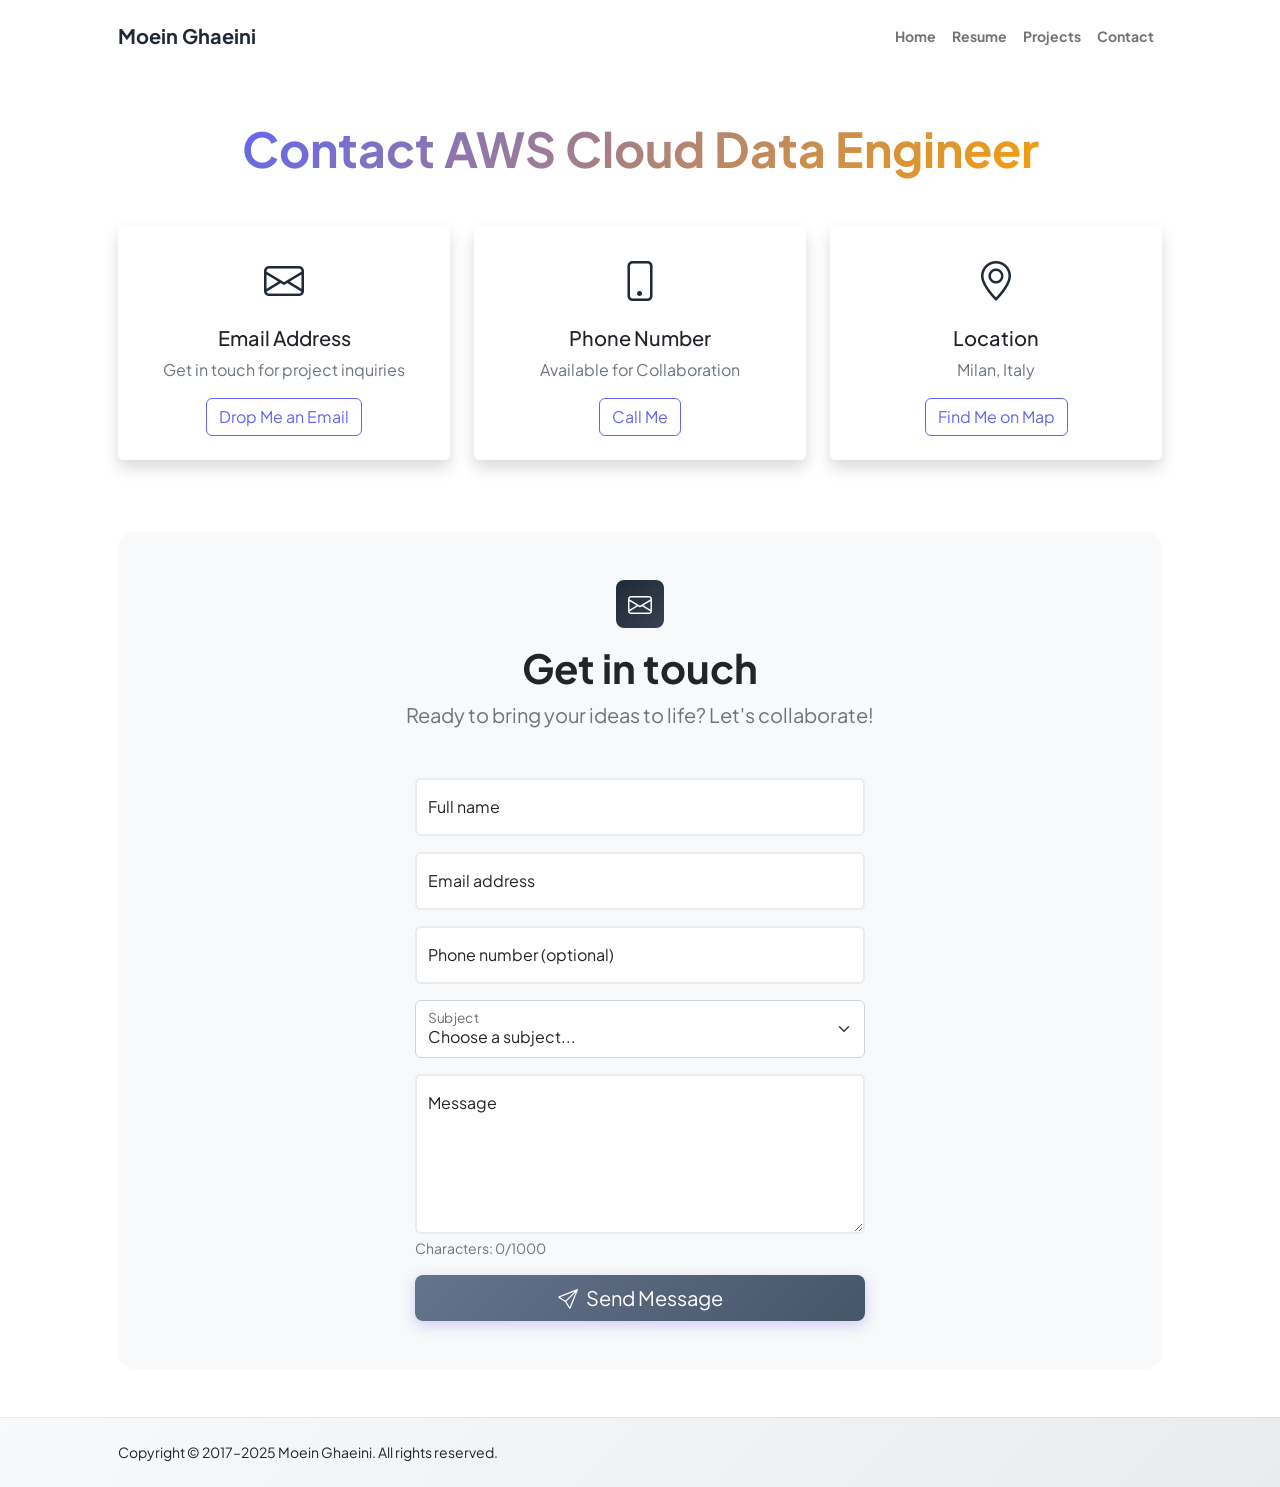
<file: contact.html>
<!DOCTYPE html>
<html lang="en">
    <head>
        <meta charset="utf-8" />
        <meta name="viewport" content="width=device-width, initial-scale=1, shrink-to-fit=no" />
        <meta name="description" content="Get in touch with Moein Ghaeini - Full Stack Developer. Ready to discuss your next project or collaboration opportunity." />
        <meta name="author" content="Moein Ghaeini" />
        <title>Contact - Moein Ghaeini</title>
        <!-- Favicon-->
        <link rel="icon" type="image/x-icon" href="assets/favicon.ico" />
        <!-- Custom Google font with performance optimization-->
        <link rel="preconnect" href="https://fonts.googleapis.com" />
        <link rel="preconnect" href="https://fonts.gstatic.com" crossorigin />
        <link href="https://fonts.googleapis.com/css2?family=Plus+Jakarta+Sans:wght@100;200;300;400;500;600;700;800;900&amp;display=swap" rel="stylesheet" />
        <!-- Preload critical resources -->
        <link rel="preload" href="css/styles.css" as="style" />
        <link rel="preload" href="js/scripts.js" as="script" />
        <!-- Bootstrap icons-->
        <link href="https://cdn.jsdelivr.net/npm/bootstrap-icons@1.8.1/font/bootstrap-icons.css" rel="stylesheet" />
        <!-- Core theme CSS (includes Bootstrap)-->
        <link href="css/styles.css" rel="stylesheet" />
    </head>
    <body class="d-flex flex-column">
        <!-- Skip to main content link for accessibility -->
        <a href="#main-content" class="skip-link">Skip to main content</a>
        <main class="flex-shrink-0" id="main-content">
            <!-- Navigation-->
            <nav class="navbar navbar-expand-lg navbar-light bg-white py-3" role="navigation" aria-label="Main navigation">
                <div class="container px-5">
                    <a class="navbar-brand" href="index.html" aria-label="Moein Ghaeini - Home"><span class="fw-bolder text-primary">Moein Ghaeini</span></a>
                    <button class="navbar-toggler" type="button" data-bs-toggle="collapse" data-bs-target="#navbarSupportedContent" aria-controls="navbarSupportedContent" aria-expanded="false" aria-label="Toggle navigation menu"><span class="navbar-toggler-icon"></span></button>
                    <div class="collapse navbar-collapse" id="navbarSupportedContent">
                        <ul class="navbar-nav ms-auto mb-2 mb-lg-0 small fw-bolder" role="menubar">
                            <li class="nav-item" role="none"><a class="nav-link" href="index.html" role="menuitem">Home</a></li>
                            <li class="nav-item" role="none"><a class="nav-link" href="resume.html" role="menuitem">Resume</a></li>
                            <li class="nav-item" role="none"><a class="nav-link" href="projects.html" role="menuitem">Projects</a></li>
                            <li class="nav-item" role="none"><a class="nav-link" href="contact.html" role="menuitem" aria-current="page">Contact</a></li>
                        </ul>
                    </div>
                </div>
            </nav>
            <!-- Page content-->
            <section class="py-5">
                <div class="container px-5">
                    <div class="text-center mb-5">
                        <h1 class="display-5 fw-bolder mb-0"><span class="text-gradient d-inline">Contact AWS Cloud Data Engineer</span></h1>
                    </div>
                    <!-- Contact Info Cards -->
                    <div class="row mb-5">
                        <div class="col-lg-4 mb-4">
                            <div class="contact-card card h-100 border-0 shadow text-center">
                                <div class="card-body p-4">
                                    <div class="contact-icon mb-3">
                                        <i class="bi bi-envelope text-primary" style="font-size: 2.5rem;"></i>
                                    </div>
                                    <h5>Email Address</h5>
                                    <p class="text-muted">Get in touch for project inquiries</p>
                                    <a href="mailto:moeinghaeini@gmail.com" class="btn btn-outline-primary">Drop Me an Email</a>
                                </div>
                            </div>
                        </div>
                        <div class="col-lg-4 mb-4">
                            <div class="contact-card card h-100 border-0 shadow text-center">
                                <div class="card-body p-4">
                                    <div class="contact-icon mb-3">
                                        <i class="bi bi-phone text-primary" style="font-size: 2.5rem;"></i>
                                    </div>
                                    <h5>Phone Number</h5>
                                    <p class="text-muted">Available for Collaboration</p>
                                    <a href="tel:+393516600886" class="btn btn-outline-primary">Call Me</a>
                                </div>
                            </div>
                        </div>
                        <div class="col-lg-4 mb-4">
                            <div class="contact-card card h-100 border-0 shadow text-center">
                                <div class="card-body p-4">
                                    <div class="contact-icon mb-3">
                                        <i class="bi bi-geo-alt text-primary" style="font-size: 2.5rem;"></i>
                                    </div>
                                    <h5>Location</h5>
                                    <p class="text-muted">Milan, Italy</p>
                                    <a href="https://maps.google.com/?q=Via+Celoria+18,+20133+Milan,+Italy" target="_blank" rel="noopener noreferrer" class="btn btn-outline-primary">Find Me on Map</a>
                                </div>
                            </div>
                        </div>
                    </div>
                    
                    <!-- Contact form-->
                    <div class="bg-light rounded-4 py-5 px-4 px-md-5">
                        <div class="text-center mb-5">
                            <div class="feature bg-primary bg-gradient-primary-to-secondary text-white rounded-3 mb-3"><i class="bi bi-envelope"></i></div>
                            <h1 class="fw-bolder">Get in touch</h1>
                            <p class="lead fw-normal text-muted mb-0">Ready to bring your ideas to life? Let's collaborate!</p>
                        </div>
                        <div class="row gx-5 justify-content-center">
                            <div class="col-lg-8 col-xl-6">
                                <!-- Enhanced Contact Form with Validation -->
                                <form id="contactForm" class="needs-validation" novalidate>
                                    <!-- Name input-->
                                    <div class="form-floating mb-3">
                                        <input class="form-control" id="name" name="name" type="text" placeholder="Enter your name..." required minlength="2" maxlength="50" />
                                        <label for="name">Full name</label>
                                        <div class="invalid-feedback">Please provide a valid name (2-50 characters).</div>
                                        <div class="valid-feedback">Looks good!</div>
                                    </div>
                                    <!-- Email address input-->
                                    <div class="form-floating mb-3">
                                        <input class="form-control" id="email" name="email" type="email" placeholder="name@example.com" required />
                                        <label for="email">Email address</label>
                                        <div class="invalid-feedback">Please provide a valid email address.</div>
                                        <div class="valid-feedback">Looks good!</div>
                                    </div>
                                    <!-- Phone number input-->
                                    <div class="form-floating mb-3">
                                        <input class="form-control" id="phone" name="phone" type="tel" placeholder="(123) 456-7890" pattern="[0-9+\-\s\(\)]+" />
                                        <label for="phone">Phone number (optional)</label>
                                        <div class="invalid-feedback">Please provide a valid phone number.</div>
                                        <div class="valid-feedback">Looks good!</div>
                                    </div>
                                    <!-- Subject input-->
                                    <div class="form-floating mb-3">
                                        <select class="form-select" id="subject" name="subject" required>
                                            <option value="">Choose a subject...</option>
                                            <option value="project-inquiry">Project Inquiry</option>
                                            <option value="collaboration">Collaboration</option>
                                            <option value="job-opportunity">Job Opportunity</option>
                                            <option value="consultation">Consultation</option>
                                            <option value="other">Other</option>
                                        </select>
                                        <label for="subject">Subject</label>
                                        <div class="invalid-feedback">Please select a subject.</div>
                                        <div class="valid-feedback">Looks good!</div>
                                    </div>
                                    <!-- Message input-->
                                    <div class="form-floating mb-3">
                                        <textarea class="form-control" id="message" name="message" placeholder="Enter your message here..." style="height: 10rem" required minlength="10" maxlength="1000"></textarea>
                                        <label for="message">Message</label>
                                        <div class="invalid-feedback">Please provide a message (10-1000 characters).</div>
                                        <div class="valid-feedback">Looks good!</div>
                                        <div class="form-text">Characters: <span id="charCount">0</span>/1000</div>
                                    </div>
                                    <!-- Loading State -->
                                    <div class="d-none" id="loadingState">
                                        <div class="text-center mb-3">
                                            <div class="spinner-border text-primary" role="status">
                                                <span class="visually-hidden">Sending...</span>
                                            </div>
                                            <div class="mt-2">Sending your message...</div>
                                        </div>
                                    </div>
                                    
                                    <!-- Submit success message-->
                                    <div class="d-none" id="submitSuccessMessage">
                                        <div class="alert alert-success text-center mb-3">
                                            <i class="bi bi-check-circle-fill me-2"></i>
                                            <strong>Message sent successfully!</strong>
                                            <div class="mt-2">Thank you for reaching out. I'll get back to you within 24 hours.</div>
                                        </div>
                                    </div>
                                    
                                    <!-- Submit error message-->
                                    <div class="d-none" id="submitErrorMessage">
                                        <div class="alert alert-danger text-center mb-3">
                                            <i class="bi bi-exclamation-triangle-fill me-2"></i>
                                            <strong>Error sending message!</strong>
                                            <div class="mt-2">Please try again or contact me directly at <a href="mailto:moeinghaeini@gmail.com">moeinghaeini@gmail.com</a></div>
                                        </div>
                                    </div>
                                    
                                    <!-- Submit Button-->
                                    <div class="d-grid">
                                        <button class="btn btn-primary btn-lg" id="submitButton" type="submit">
                                            <span class="btn-text">
                                                <i class="bi bi-send me-2"></i>Send Message
                                            </span>
                                            <span class="btn-loading d-none">
                                                <span class="spinner-border spinner-border-sm me-2" role="status"></span>
                                                Sending...
                                            </span>
                                        </button>
                                    </div>
                                </form>
                            </div>
                        </div>
                    </div>
                </div>
            </section>
        </main>
        <!-- Footer-->
        <footer class="bg-white py-4 mt-auto">
            <div class="container px-5">
                <div class="row align-items-center justify-content-between flex-column flex-sm-row">
                    <div class="col-auto"><div class="small m-0">Copyright © 2017–2025 Moein Ghaeini. All rights reserved.</div></div>
                </div>
            </div>
        </footer>
        <!-- Bootstrap core JS-->
        <script src="https://cdn.jsdelivr.net/npm/bootstrap@5.2.3/dist/js/bootstrap.bundle.min.js"></script>
        <!-- Core theme JS-->
        <script src="js/scripts.js"></script>
        <!-- Enhanced Contact Form JS-->
        <script>
            // Enhanced Contact Form Functionality
            document.addEventListener('DOMContentLoaded', function() {
                const form = document.getElementById('contactForm');
                const submitButton = document.getElementById('submitButton');
                const btnText = submitButton.querySelector('.btn-text');
                const btnLoading = submitButton.querySelector('.btn-loading');
                const charCount = document.getElementById('charCount');
                const messageTextarea = document.getElementById('message');
                
                // Character counter for message
                messageTextarea.addEventListener('input', function() {
                    const count = this.value.length;
                    charCount.textContent = count;
                    
                    if (count > 800) {
                        charCount.parentElement.classList.add('text-warning');
                    } else if (count > 900) {
                        charCount.parentElement.classList.add('text-danger');
                    } else {
                        charCount.parentElement.classList.remove('text-warning', 'text-danger');
                    }
                });
                
                // Real-time validation
                const inputs = form.querySelectorAll('input, select, textarea');
                inputs.forEach(input => {
                    input.addEventListener('blur', function() {
                        validateField(this);
                    });
                    
                    input.addEventListener('input', function() {
                        if (this.classList.contains('is-invalid')) {
                            validateField(this);
                        }
                    });
                });
                
                function validateField(field) {
                    const isValid = field.checkValidity();
                    field.classList.toggle('is-valid', isValid);
                    field.classList.toggle('is-invalid', !isValid);
                    return isValid;
                }
                
                // Form submission
                form.addEventListener('submit', async function(e) {
                    e.preventDefault();
                    
                    // Validate all fields
                    let isFormValid = true;
                    inputs.forEach(input => {
                        if (!validateField(input)) {
                            isFormValid = false;
                        }
                    });
                    
                    if (!isFormValid) {
                        showNotification('Please fill in all required fields correctly.', 'error');
                        return;
                    }
                    
                    // Show loading state
                    showLoadingState();
                    
                    try {
                        // Simulate form submission (replace with actual backend integration)
                        const formData = new FormData(form);
                        const data = Object.fromEntries(formData);
                        
                        // Here you would typically send to your backend
                        // const response = await fetch('/api/contact', {
                        //     method: 'POST',
                        //     headers: { 'Content-Type': 'application/json' },
                        //     body: JSON.stringify(data)
                        // });
                        
                        // Simulate API call
                        await new Promise(resolve => setTimeout(resolve, 2000));
                        
                        // Show success
                        showSuccessState();
                        form.reset();
                        inputs.forEach(input => {
                            input.classList.remove('is-valid', 'is-invalid');
                        });
                        charCount.textContent = '0';
                        charCount.parentElement.classList.remove('text-warning', 'text-danger');
                        
                    } catch (error) {
                        console.error('Form submission error:', error);
                        showErrorState();
                    }
                });
                
                function showLoadingState() {
                    btnText.classList.add('d-none');
                    btnLoading.classList.remove('d-none');
                    submitButton.disabled = true;
                    document.getElementById('loadingState').classList.remove('d-none');
                }
                
                function showSuccessState() {
                    btnText.classList.remove('d-none');
                    btnLoading.classList.add('d-none');
                    submitButton.disabled = false;
                    document.getElementById('loadingState').classList.add('d-none');
                    document.getElementById('submitSuccessMessage').classList.remove('d-none');
                    document.getElementById('submitErrorMessage').classList.add('d-none');
                    
                    // Hide success message after 5 seconds
                    setTimeout(() => {
                        document.getElementById('submitSuccessMessage').classList.add('d-none');
                    }, 5000);
                }
                
                function showErrorState() {
                    btnText.classList.remove('d-none');
                    btnLoading.classList.add('d-none');
                    submitButton.disabled = false;
                    document.getElementById('loadingState').classList.add('d-none');
                    document.getElementById('submitErrorMessage').classList.remove('d-none');
                    document.getElementById('submitSuccessMessage').classList.add('d-none');
                }
                
                function showNotification(message, type) {
                    const notification = document.createElement('div');
                    notification.className = `alert alert-${type === 'error' ? 'danger' : 'success'} alert-dismissible fade show position-fixed`;
                    notification.style.cssText = 'top: 20px; right: 20px; z-index: 9999; min-width: 300px;';
                    notification.innerHTML = `
                        ${message}
                        <button type="button" class="btn-close" data-bs-dismiss="alert"></button>
                    `;
                    
                    document.body.appendChild(notification);
                    
                    setTimeout(() => {
                        if (notification.parentNode) {
                            notification.remove();
                        }
                    }, 5000);
                }
            });
        </script>
    </body>
</html>
</file>
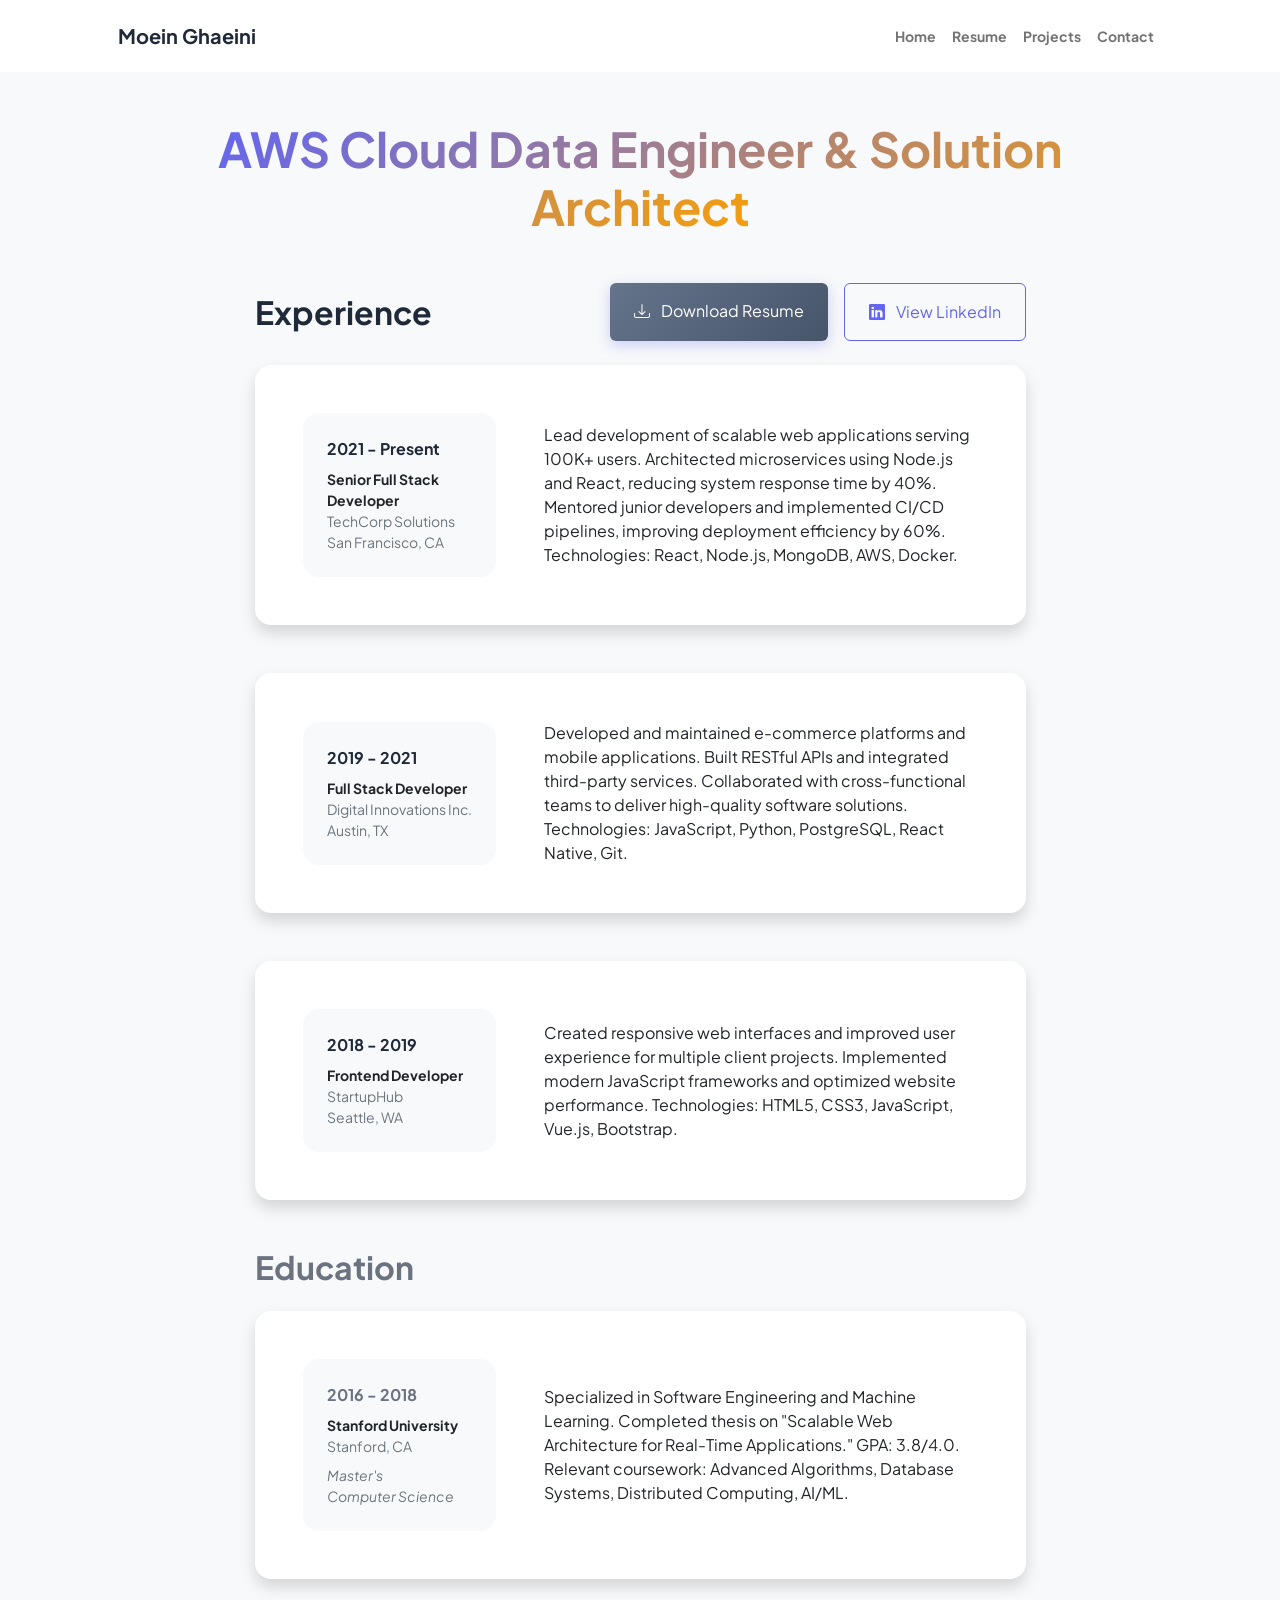
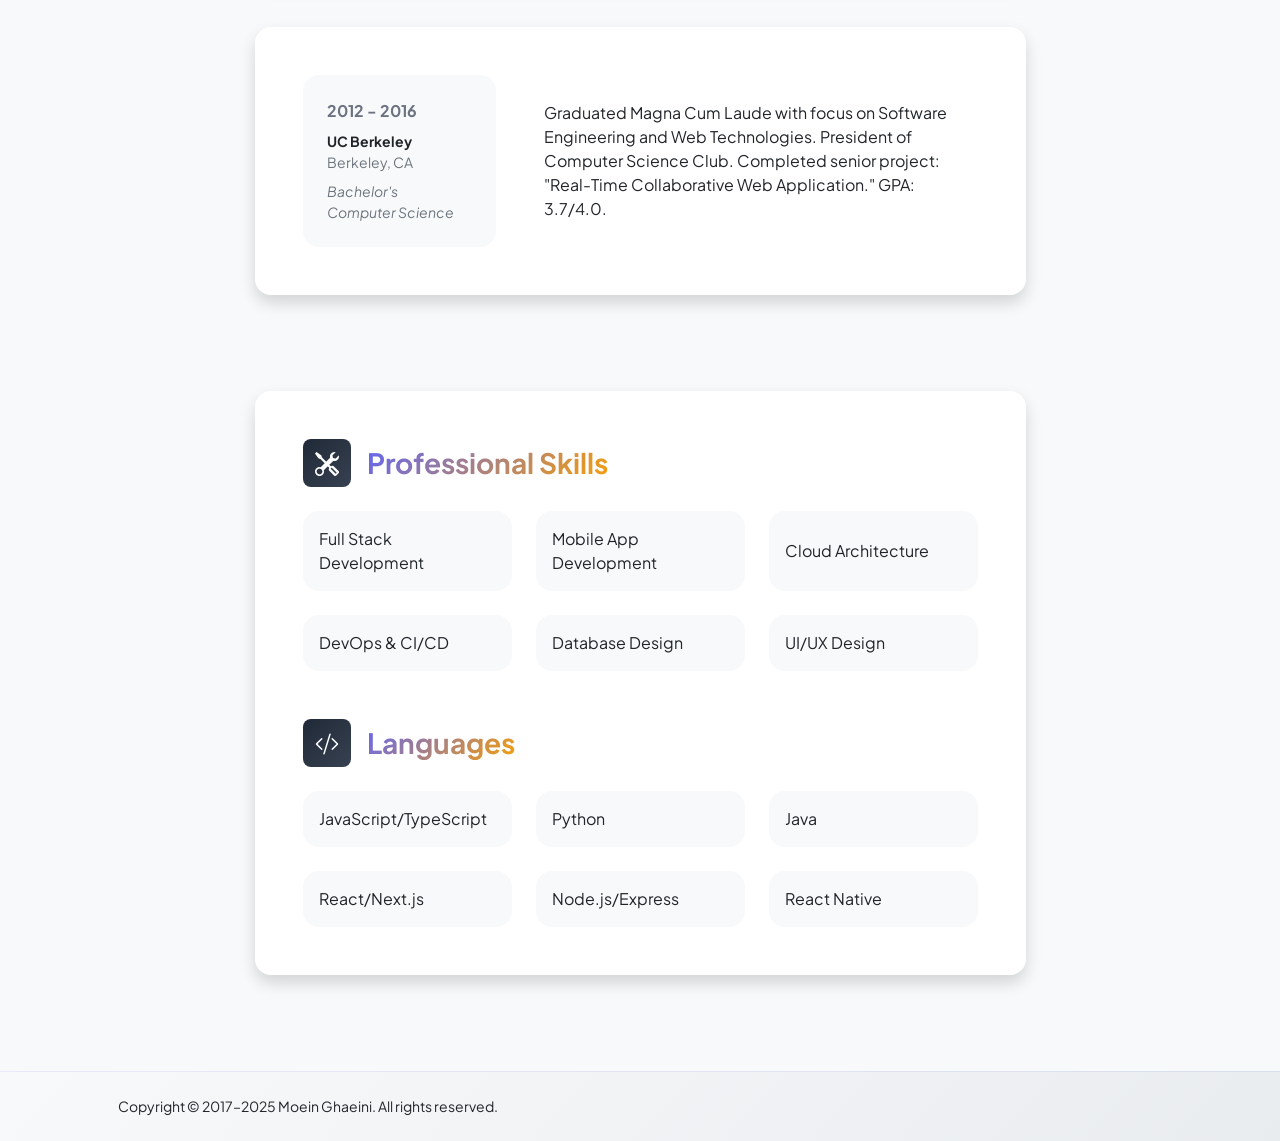
<file: resume.html>
<!DOCTYPE html>
<html lang="en">
    <head>
        <meta charset="utf-8" />
        <meta name="viewport" content="width=device-width, initial-scale=1, shrink-to-fit=no" />
        <meta name="description" content="Moein Ghaeini's professional resume - AWS Cloud Data Engineer & Solution Architect with expertise in cloud infrastructure, data pipelines, and scalable solutions." />
        <meta name="author" content="Moein Ghaeini" />
        <title>Resume - Moein Ghaeini | AWS Cloud Data Engineer & Solution Architect</title>
        <!-- Favicon-->
        <link rel="icon" type="image/x-icon" href="assets/favicon.ico" />
        <!-- Custom Google font with performance optimization-->
        <link rel="preconnect" href="https://fonts.googleapis.com" />
        <link rel="preconnect" href="https://fonts.gstatic.com" crossorigin />
        <link href="https://fonts.googleapis.com/css2?family=Plus+Jakarta+Sans:wght@100;200;300;400;500;600;700;800;900&amp;display=swap" rel="stylesheet" />
        <!-- Preload critical resources -->
        <link rel="preload" href="css/styles.css" as="style" />
        <link rel="preload" href="js/scripts.js" as="script" />
        <!-- Bootstrap icons-->
        <link href="https://cdn.jsdelivr.net/npm/bootstrap-icons@1.8.1/font/bootstrap-icons.css" rel="stylesheet" />
        <!-- Core theme CSS (includes Bootstrap)-->
        <link href="css/styles.css" rel="stylesheet" />
    </head>
    <body class="d-flex flex-column h-100 bg-light">
        <!-- Skip to main content link for accessibility -->
        <a href="#main-content" class="skip-link">Skip to main content</a>
        <main class="flex-shrink-0" id="main-content">
            <!-- Navigation-->
            <nav class="navbar navbar-expand-lg navbar-light bg-white py-3" role="navigation" aria-label="Main navigation">
                <div class="container px-5">
                    <a class="navbar-brand" href="index.html" aria-label="Moein Ghaeini - Home"><span class="fw-bolder text-primary">Moein Ghaeini</span></a>
                    <button class="navbar-toggler" type="button" data-bs-toggle="collapse" data-bs-target="#navbarSupportedContent" aria-controls="navbarSupportedContent" aria-expanded="false" aria-label="Toggle navigation menu"><span class="navbar-toggler-icon"></span></button>
                    <div class="collapse navbar-collapse" id="navbarSupportedContent">
                        <ul class="navbar-nav ms-auto mb-2 mb-lg-0 small fw-bolder" role="menubar">
                            <li class="nav-item" role="none"><a class="nav-link" href="index.html" role="menuitem">Home</a></li>
                            <li class="nav-item" role="none"><a class="nav-link" href="resume.html" role="menuitem" aria-current="page">Resume</a></li>
                            <li class="nav-item" role="none"><a class="nav-link" href="projects.html" role="menuitem">Projects</a></li>
                            <li class="nav-item" role="none"><a class="nav-link" href="contact.html" role="menuitem">Contact</a></li>
                        </ul>
                    </div>
                </div>
            </nav>
            <!-- Page Content-->
            <div class="container px-5 my-5">
                <div class="text-center mb-5">
                    <h1 class="display-5 fw-bolder mb-0"><span class="text-gradient d-inline">AWS Cloud Data Engineer & Solution Architect</span></h1>
                </div>
                <div class="row gx-5 justify-content-center">
                    <div class="col-lg-11 col-xl-9 col-xxl-8">
                        <!-- Experience Section-->
                        <section>
                            <div class="d-flex align-items-center justify-content-between mb-4">
                                <h2 class="text-primary fw-bolder mb-0">Experience</h2>
                                <!-- Download resume button-->
                                <!-- Note: Set the link href target to a PDF file within your project-->
                                <div class="d-flex gap-3">
                                    <a class="btn btn-primary px-4 py-3" href="assets/Moein_Ghaeini_Resume.pdf" download>
                                        <div class="d-inline-block bi bi-download me-2"></div>
                                        Download Resume
                                    </a>
                                    <a class="btn btn-outline-primary px-4 py-3" href="https://www.linkedin.com/in/moeinghaeini/" target="_blank" rel="noopener noreferrer">
                                        <div class="d-inline-block bi bi-linkedin me-2"></div>
                                        View LinkedIn
                                    </a>
                                </div>
                            </div>
                            <!-- Experience Card 1-->
                            <div class="card shadow border-0 rounded-4 mb-5">
                                <div class="card-body p-5">
                                    <div class="row align-items-center gx-5">
                                        <div class="col text-center text-lg-start mb-4 mb-lg-0">
                                            <div class="bg-light p-4 rounded-4">
                                                <div class="text-primary fw-bolder mb-2">2021 - Present</div>
                                                <div class="small fw-bolder">Senior Full Stack Developer</div>
                                                <div class="small text-muted">TechCorp Solutions</div>
                                                <div class="small text-muted">San Francisco, CA</div>
                                            </div>
                                        </div>
                                        <div class="col-lg-8"><div>Lead development of scalable web applications serving 100K+ users. Architected microservices using Node.js and React, reducing system response time by 40%. Mentored junior developers and implemented CI/CD pipelines, improving deployment efficiency by 60%. Technologies: React, Node.js, MongoDB, AWS, Docker.</div></div>
                                    </div>
                                </div>
                            </div>
                            <!-- Experience Card 2-->
                            <div class="card shadow border-0 rounded-4 mb-5">
                                <div class="card-body p-5">
                                    <div class="row align-items-center gx-5">
                                        <div class="col text-center text-lg-start mb-4 mb-lg-0">
                                            <div class="bg-light p-4 rounded-4">
                                                <div class="text-primary fw-bolder mb-2">2019 - 2021</div>
                                                <div class="small fw-bolder">Full Stack Developer</div>
                                                <div class="small text-muted">Digital Innovations Inc.</div>
                                                <div class="small text-muted">Austin, TX</div>
                                            </div>
                                        </div>
                                        <div class="col-lg-8"><div>Developed and maintained e-commerce platforms and mobile applications. Built RESTful APIs and integrated third-party services. Collaborated with cross-functional teams to deliver high-quality software solutions. Technologies: JavaScript, Python, PostgreSQL, React Native, Git.</div></div>
                                    </div>
                                </div>
                            </div>
                            <!-- Experience Card 3-->
                            <div class="card shadow border-0 rounded-4 mb-5">
                                <div class="card-body p-5">
                                    <div class="row align-items-center gx-5">
                                        <div class="col text-center text-lg-start mb-4 mb-lg-0">
                                            <div class="bg-light p-4 rounded-4">
                                                <div class="text-primary fw-bolder mb-2">2018 - 2019</div>
                                                <div class="small fw-bolder">Frontend Developer</div>
                                                <div class="small text-muted">StartupHub</div>
                                                <div class="small text-muted">Seattle, WA</div>
                                            </div>
                                        </div>
                                        <div class="col-lg-8"><div>Created responsive web interfaces and improved user experience for multiple client projects. Implemented modern JavaScript frameworks and optimized website performance. Technologies: HTML5, CSS3, JavaScript, Vue.js, Bootstrap.</div></div>
                                    </div>
                                </div>
                            </div>
                        </section>
                        <!-- Education Section-->
                        <section>
                            <h2 class="text-secondary fw-bolder mb-4">Education</h2>
                            <!-- Education Card 1-->
                            <div class="card shadow border-0 rounded-4 mb-5">
                                <div class="card-body p-5">
                                    <div class="row align-items-center gx-5">
                                        <div class="col text-center text-lg-start mb-4 mb-lg-0">
                                            <div class="bg-light p-4 rounded-4">
                                                <div class="text-secondary fw-bolder mb-2">2016 - 2018</div>
                                                <div class="mb-2">
                                                    <div class="small fw-bolder">Stanford University</div>
                                                    <div class="small text-muted">Stanford, CA</div>
                                                </div>
                                                <div class="fst-italic">
                                                    <div class="small text-muted">Master's</div>
                                                    <div class="small text-muted">Computer Science</div>
                                                </div>
                                            </div>
                                        </div>
                                        <div class="col-lg-8"><div>Specialized in Software Engineering and Machine Learning. Completed thesis on "Scalable Web Architecture for Real-Time Applications." GPA: 3.8/4.0. Relevant coursework: Advanced Algorithms, Database Systems, Distributed Computing, AI/ML.</div></div>
                                    </div>
                                </div>
                            </div>
                            <!-- Education Card 2-->
                            <div class="card shadow border-0 rounded-4 mb-5">
                                <div class="card-body p-5">
                                    <div class="row align-items-center gx-5">
                                        <div class="col text-center text-lg-start mb-4 mb-lg-0">
                                            <div class="bg-light p-4 rounded-4">
                                                <div class="text-secondary fw-bolder mb-2">2012 - 2016</div>
                                                <div class="mb-2">
                                                    <div class="small fw-bolder">UC Berkeley</div>
                                                    <div class="small text-muted">Berkeley, CA</div>
                                                </div>
                                                <div class="fst-italic">
                                                    <div class="small text-muted">Bachelor's</div>
                                                    <div class="small text-muted">Computer Science</div>
                                                </div>
                                            </div>
                                        </div>
                                        <div class="col-lg-8"><div>Graduated Magna Cum Laude with focus on Software Engineering and Web Technologies. President of Computer Science Club. Completed senior project: "Real-Time Collaborative Web Application." GPA: 3.7/4.0.</div></div>
                                    </div>
                                </div>
                            </div>
                        </section>
                        <!-- Divider-->
                        <div class="pb-5"></div>
                        <!-- Skills Section-->
                        <section>
                            <!-- Skillset Card-->
                            <div class="card shadow border-0 rounded-4 mb-5">
                                <div class="card-body p-5">
                                    <!-- Professional skills list-->
                                    <div class="mb-5">
                                        <div class="d-flex align-items-center mb-4">
                                            <div class="feature bg-primary bg-gradient-primary-to-secondary text-white rounded-3 me-3"><i class="bi bi-tools"></i></div>
                                            <h3 class="fw-bolder mb-0"><span class="text-gradient d-inline">Professional Skills</span></h3>
                                        </div>
                                        <div class="row row-cols-1 row-cols-md-3 mb-4">
                                            <div class="col mb-4 mb-md-0"><div class="d-flex align-items-center bg-light rounded-4 p-3 h-100">Full Stack Development</div></div>
                                            <div class="col mb-4 mb-md-0"><div class="d-flex align-items-center bg-light rounded-4 p-3 h-100">Mobile App Development</div></div>
                                            <div class="col"><div class="d-flex align-items-center bg-light rounded-4 p-3 h-100">Cloud Architecture</div></div>
                                        </div>
                                        <div class="row row-cols-1 row-cols-md-3">
                                            <div class="col mb-4 mb-md-0"><div class="d-flex align-items-center bg-light rounded-4 p-3 h-100">DevOps & CI/CD</div></div>
                                            <div class="col mb-4 mb-md-0"><div class="d-flex align-items-center bg-light rounded-4 p-3 h-100">Database Design</div></div>
                                            <div class="col"><div class="d-flex align-items-center bg-light rounded-4 p-3 h-100">UI/UX Design</div></div>
                                        </div>
                                    </div>
                                    <!-- Languages list-->
                                    <div class="mb-0">
                                        <div class="d-flex align-items-center mb-4">
                                            <div class="feature bg-primary bg-gradient-primary-to-secondary text-white rounded-3 me-3"><i class="bi bi-code-slash"></i></div>
                                            <h3 class="fw-bolder mb-0"><span class="text-gradient d-inline">Languages</span></h3>
                                        </div>
                                        <div class="row row-cols-1 row-cols-md-3 mb-4">
                                            <div class="col mb-4 mb-md-0"><div class="d-flex align-items-center bg-light rounded-4 p-3 h-100">JavaScript/TypeScript</div></div>
                                            <div class="col mb-4 mb-md-0"><div class="d-flex align-items-center bg-light rounded-4 p-3 h-100">Python</div></div>
                                            <div class="col"><div class="d-flex align-items-center bg-light rounded-4 p-3 h-100">Java</div></div>
                                        </div>
                                        <div class="row row-cols-1 row-cols-md-3">
                                            <div class="col mb-4 mb-md-0"><div class="d-flex align-items-center bg-light rounded-4 p-3 h-100">React/Next.js</div></div>
                                            <div class="col mb-4 mb-md-0"><div class="d-flex align-items-center bg-light rounded-4 p-3 h-100">Node.js/Express</div></div>
                                            <div class="col"><div class="d-flex align-items-center bg-light rounded-4 p-3 h-100">React Native</div></div>
                                        </div>
                                    </div>
                                </div>
                            </div>
                        </section>
                    </div>
                </div>
            </div>
        </main>
        <!-- Footer-->
        <footer class="bg-white py-4 mt-auto">
            <div class="container px-5">
                <div class="row align-items-center justify-content-between flex-column flex-sm-row">
                    <div class="col-auto"><div class="small m-0">Copyright © 2017–2025 Moein Ghaeini. All rights reserved.</div></div>
                </div>
            </div>
        </footer>
        <!-- Bootstrap core JS-->
        <script src="https://cdn.jsdelivr.net/npm/bootstrap@5.2.3/dist/js/bootstrap.bundle.min.js"></script>
        <!-- Core theme JS-->
        <script src="js/scripts.js"></script>
    </body>
</html>
</file>
